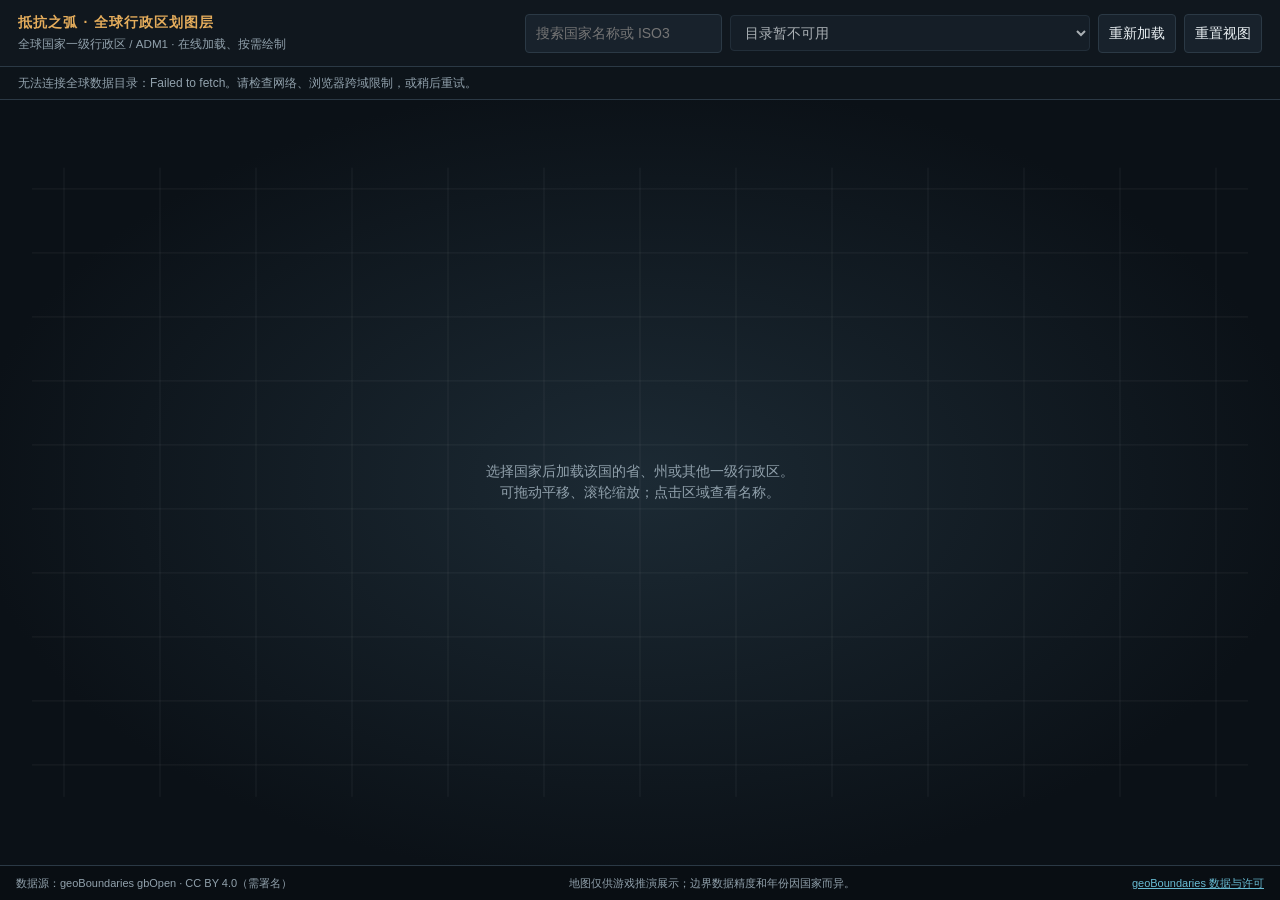
<file: global-provinces.html>
<!doctype html>
<html lang="zh-CN">
<head>
<meta charset="utf-8"><meta name="viewport" content="width=device-width,initial-scale=1">
<title>抵抗之弧 · 全球行政区划图层</title>
<style>
:root{color-scheme:dark;--bg:#090e13;--panel:#121a22;--line:#2b3945;--text:#eaf0f3;--muted:#91a1ac;--amber:#e5ad5c;--cyan:#68bbd3}*{box-sizing:border-box}body{margin:0;background:var(--bg);color:var(--text);font:14px/1.5 "Microsoft YaHei UI",sans-serif;min-height:100vh;display:flex;flex-direction:column}.top{display:flex;align-items:center;gap:12px;padding:12px 18px;background:#10171e;border-bottom:1px solid var(--line);flex-wrap:wrap}.top b{color:var(--amber);letter-spacing:.08em}.top small{color:var(--muted)}.toolbar{display:flex;gap:8px;align-items:center;margin-left:auto;flex-wrap:wrap}select,input,button{font:inherit;color:var(--text);background:#18222c;border:1px solid var(--line);border-radius:4px;padding:8px 10px}select{min-width:min(360px,70vw)}button{cursor:pointer}button:hover{border-color:var(--amber);color:var(--amber)}.status{padding:7px 18px;background:#0d141a;color:var(--muted);font-size:12px;border-bottom:1px solid var(--line)}.mapbox{position:relative;flex:1;min-height:65vh;overflow:hidden;background:radial-gradient(ellipse,#1c2a34,#0b1117 74%)}svg{width:100%;height:100%;position:absolute;inset:0;touch-action:none;cursor:grab}svg.drag{cursor:grabbing}.graticule{stroke:#ffffff17;stroke-width:.7;fill:none;vector-effect:non-scaling-stroke}.province{fill:#738a82;stroke:#18232a;stroke-width:.75;vector-effect:non-scaling-stroke;cursor:pointer;transition:fill .1s}.province:nth-child(3n){fill:#8c967f}.province:nth-child(4n){fill:#728c98}.province:hover{fill:#e2ae61;stroke:#fff;stroke-width:1.2}.tip{position:absolute;display:none;pointer-events:none;background:#0b1118ed;border:1px solid #53616c;border-left:3px solid var(--amber);padding:7px 10px;font-size:12px;z-index:2;max-width:260px;box-shadow:0 6px 20px #0008}.tip b{display:block;color:var(--amber)}.tip span{color:var(--muted)}.foot{padding:9px 16px;color:var(--muted);font-size:11px;border-top:1px solid var(--line);display:flex;justify-content:space-between;gap:12px;flex-wrap:wrap}.foot a{color:var(--cyan)}.empty{position:absolute;inset:0;display:grid;place-items:center;text-align:center;padding:24px;color:var(--muted);pointer-events:none}.count{color:var(--amber)}@media(max-width:600px){.top{padding:10px}.toolbar{margin-left:0;width:100%}select{flex:1;min-width:0}.mapbox{min-height:68vh}}
</style>
</head>
<body>
<header class="top"><div><b>抵抗之弧 · 全球行政区划图层</b><br><small>全球国家一级行政区 / ADM1 · 在线加载、按需绘制</small></div><div class="toolbar"><input id="search" type="search" placeholder="搜索国家名称或 ISO3" aria-label="搜索国家"><select id="country" aria-label="选择国家" disabled><option>正在加载国家目录…</option></select><button id="reload" type="button">重新加载</button><button id="reset" type="button">重置视图</button></div></header>
<div class="status" id="status" role="status" aria-live="polite">正在连接 geoBoundaries 全球行政区划目录…</div>
<main class="mapbox" id="mapbox"><div class="empty" id="empty">选择国家后加载该国的省、州或其他一级行政区。<br>可拖动平移、滚轮缩放；点击区域查看名称。</div><div class="tip" id="tip"></div><svg id="map" viewBox="0 0 1200 650" aria-label="国家一级行政区地图"><g id="viewport"><g id="grid"></g><g id="features"></g></g></svg></main>
<footer class="foot"><span id="count">数据源：geoBoundaries gbOpen · CC BY 4.0（需署名）</span><span>地图仅供游戏推演展示；边界数据精度和年份因国家而异。</span><span><a href="https://www.geoboundaries.org/" target="_blank" rel="noopener">geoBoundaries 数据与许可</a></span></footer>
<script>
(()=>{'use strict';
const API='https://www.geoboundaries.org/api/current/gbOpen/ALL/ADM1/';
const $=id=>document.getElementById(id),status=$('status'),countrySelect=$('country'),search=$('search'),svg=$('map'),viewport=$('viewport'),featureGroup=$('features'),grid=$('grid'),tip=$('tip');
let catalog=[],activeFeatures=[],bounds=null,view={x:0,y:0,k:1},drag=null;
const esc=s=>String(s??'').replace(/[&<>"']/g,c=>({'&':'&amp;','<':'&lt;','>':'&gt;','"':'&quot;',"'":'&#39;'}[c]));
function setStatus(text){status.textContent=text}
function recordsFrom(data){if(Array.isArray(data))return data;if(data&&Array.isArray(data.data))return data.data;if(data&&Array.isArray(data.boundaries))return data.boundaries;return []}
async function loadCatalog(){setStatus('正在获取全球 ADM1 国家目录…');countrySelect.disabled=true;try{const r=await fetch(API,{headers:{Accept:'application/json'}});if(!r.ok)throw Error('目录请求失败（HTTP '+r.status+'）');const records=recordsFrom(await r.json()).filter(x=>x&&x.ISO&&x.gjDownloadURL);if(!records.length)throw Error('服务未返回可用的 GeoJSON 元数据');catalog=records.sort((a,b)=>String(a.boundaryName||a.name||a.ISO).localeCompare(String(b.boundaryName||b.name||b.ISO),'zh'));fillOptions();countrySelect.disabled=false;setStatus(`目录已就绪：${catalog.length} 个国家/地区可选。选择国家以加载一级行政区。`)}catch(e){setStatus('无法连接全球数据目录：'+e.message+'。请检查网络、浏览器跨域限制，或稍后重试。');countrySelect.innerHTML='<option value="">目录暂不可用</option>'}}
function label(c){return `${c.boundaryName||c.name||c.ISO} · ${c.ISO}`}
function fillOptions(filter=''){let current=countrySelect.value;let q=filter.trim().toLocaleLowerCase();let rows=catalog.filter(c=>!q||`${c.boundaryName||c.name||''} ${c.ISO}`.toLocaleLowerCase().includes(q));countrySelect.innerHTML='<option value="">选择国家 / 地区…</option>'+rows.map(c=>`<option value="${esc(c.ISO)}">${esc(label(c))}</option>`).join('');if(current&&rows.some(c=>c.ISO===current))countrySelect.value=current}
search.addEventListener('input',()=>fillOptions(search.value));
countrySelect.addEventListener('change',()=>{let rec=catalog.find(c=>c.ISO===countrySelect.value);if(rec)loadCountry(rec)});
function geoBounds(geo){let minX=Infinity,minY=Infinity,maxX=-Infinity,maxY=-Infinity;function coords(c){if(!Array.isArray(c))return;if(typeof c[0]==='number'&&typeof c[1]==='number'){minX=Math.min(minX,c[0]);maxX=Math.max(maxX,c[0]);minY=Math.min(minY,c[1]);maxY=Math.max(maxY,c[1]);return}for(const v of c)coords(v)}for(const f of geo.features||[])coords(f.geometry?.coordinates);if(!Number.isFinite(minX))throw Error('GeoJSON 中没有有效坐标');return{minX,minY,maxX,maxY}}
function pathForGeometry(g,b){if(!g)return'';let out='';const pt=([lon,lat])=>{let w=1080,h=550,pad=30,dx=b.maxX-b.minX||1,dy=b.maxY-b.minY||1,scale=Math.min((w-2*pad)/dx,(h-2*pad)/dy),offsetX=(w-dx*scale)/2,offsetY=(h-dy*scale)/2;return [60+offsetX+(lon-b.minX)*scale,50+offsetY+(b.maxY-lat)*scale]};function ring(a){if(!a?.length)return'';let p=a.map(pt);return 'M'+p.map(v=>v[0].toFixed(2)+','+v[1].toFixed(2)).join('L')+'Z'}function polygon(poly){return(poly||[]).map(ring).join('')}if(g.type==='Polygon')out=polygon(g.coordinates);else if(g.type==='MultiPolygon')out=g.coordinates.map(polygon).join('');return out}
function drawGrid(){let s='';for(let x=60;x<=1140;x+=90)s+=`<path class="graticule" d="M${x} 30V620"/>`;for(let y=50;y<=620;y+=60)s+=`<path class="graticule" d="M30 ${y}H1170"/>`;grid.innerHTML=s}
function applyView(){viewport.setAttribute('transform',`translate(${view.x} ${view.y}) scale(${view.k})`)}
function resetView(){view={x:0,y:0,k:1};applyView()}
$('reset').addEventListener('click',resetView);
async function loadCountry(meta){featureGroup.replaceChildren();activeFeatures=[];bounds=null;resetView();$('empty').style.display='grid';$('count').textContent='正在载入 '+label(meta)+'…';setStatus('正在下载 '+label(meta)+' 的边界 GeoJSON…');try{const r=await fetch(meta.gjDownloadURL,{headers:{Accept:'application/geo+json,application/json'}});if(!r.ok)throw Error('边界下载失败（HTTP '+r.status+'）');const geo=await r.json();if(!Array.isArray(geo.features))throw Error('下载内容不是有效 GeoJSON FeatureCollection');bounds=geoBounds(geo);activeFeatures=geo.features;const frag=document.createDocumentFragment();for(let i=0;i<geo.features.length;i++){const f=geo.features[i],p=document.createElementNS('http://www.w3.org/2000/svg','path');p.setAttribute('d',pathForGeometry(f.geometry,bounds));p.setAttribute('class','province');p.dataset.index=i;const prop=f.properties||{},name=prop.shapeName||prop.name||prop.NAME_1||prop.NAME||`行政区 ${i+1}`;p.setAttribute('aria-label',name);p.addEventListener('pointermove',ev=>showTip(ev,name,meta));p.addEventListener('pointerleave',()=>tip.style.display='none');p.addEventListener('click',()=>setStatus(`${meta.boundaryName||meta.name||meta.ISO} / ${name}`));frag.appendChild(p)}featureGroup.appendChild(frag);$('empty').style.display='none';$('count').innerHTML=`<span class="count">${geo.features.length}</span> 个一级行政区 · ${esc(meta.boundaryName||meta.name||meta.ISO)} · ${esc(meta.boundaryYear||meta.year||'年份未标注')}`;setStatus(`已加载 ${label(meta)}；点击各区查看名称。`)}catch(e){$('count').textContent='全球 ADM1 · 数据加载失败';setStatus('无法加载该国边界：'+e.message+'。可换一个国家，或检查数据源是否可访问。');$('empty').style.display='grid';$('empty').innerHTML='该国行政区数据暂不可用。<br>可选择其他国家，或点击“重新加载”重试。'}}
function showTip(ev,name,meta){let box=$('mapbox').getBoundingClientRect();tip.innerHTML=`<b>${esc(name)}</b><span>${esc(meta.boundaryName||meta.name||meta.ISO)} · ADM1</span>`;tip.style.display='block';tip.style.left=Math.min(ev.clientX-box.left+12,box.width-260)+'px';tip.style.top=Math.min(ev.clientY-box.top+12,box.height-70)+'px'}
svg.addEventListener('wheel',e=>{e.preventDefault();const factor=e.deltaY<0?1.12:.89;const rect=svg.getBoundingClientRect(),px=(e.clientX-rect.left)*1200/rect.width,py=(e.clientY-rect.top)*650/rect.height;let k=Math.max(.65,Math.min(14,view.k*factor));view.x=px-(px-view.x)*k/view.k;view.y=py-(py-view.y)*k/view.k;view.k=k;applyView()},{passive:false});
svg.addEventListener('pointerdown',e=>{if(e.target.closest('.province'))return;drag={x:e.clientX,y:e.clientY,ox:view.x,oy:view.y};svg.classList.add('drag');svg.setPointerCapture(e.pointerId)});svg.addEventListener('pointermove',e=>{if(!drag)return;const rect=svg.getBoundingClientRect();view.x=drag.ox+(e.clientX-drag.x)*1200/rect.width;view.y=drag.oy+(e.clientY-drag.y)*650/rect.height;applyView()});function stop(){drag=null;svg.classList.remove('drag')}svg.addEventListener('pointerup',stop);svg.addEventListener('pointercancel',stop);
$('reload').addEventListener('click',loadCatalog);drawGrid();loadCatalog();
})();
</script>
</body>
</html>
</file>
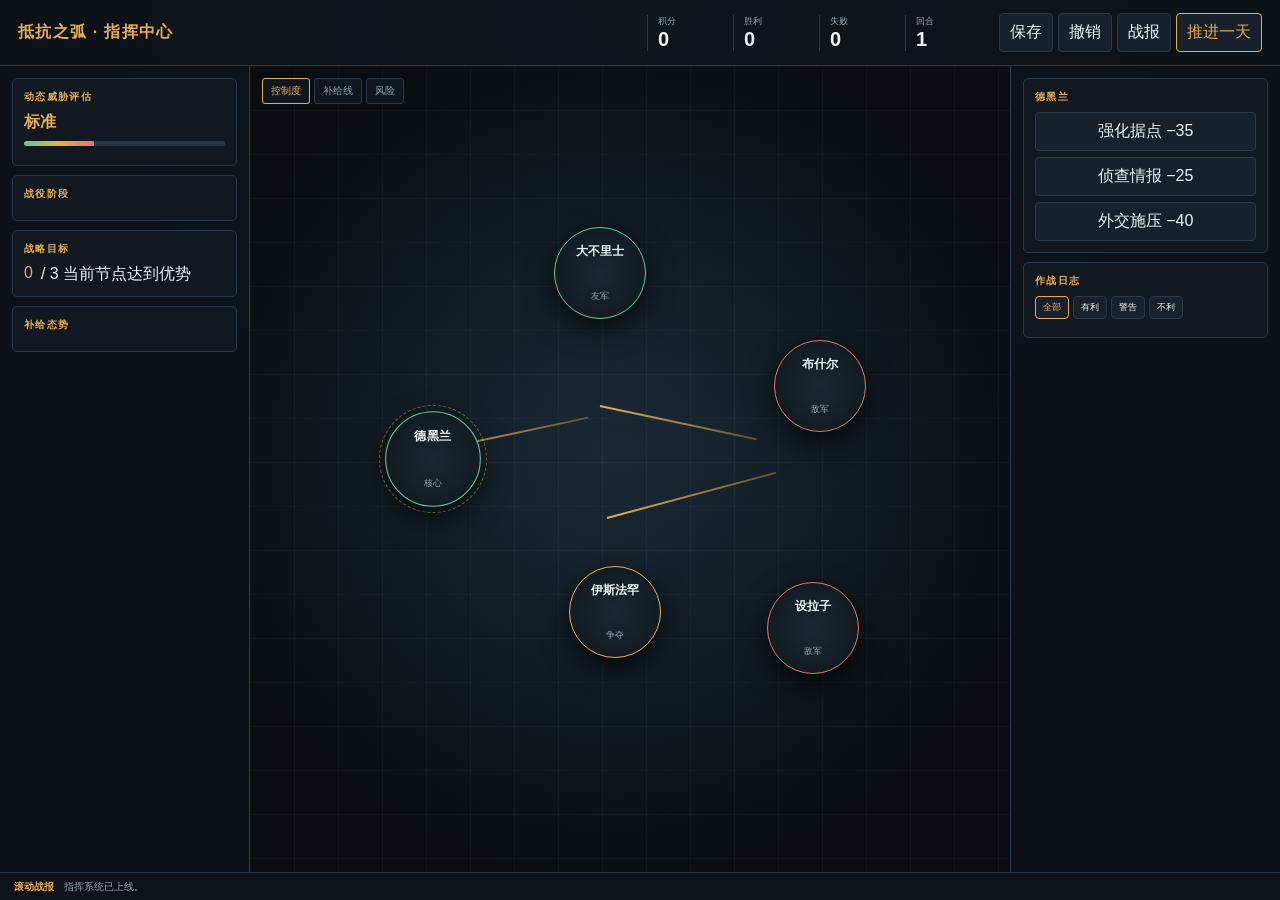
<file: v2.html>
<!doctype html>
<html lang="zh-CN">
<head>
<meta charset="utf-8"><meta name="viewport" content="width=device-width,initial-scale=1">
<title>抵抗之弧 · 战略指挥中心</title>
<style>
:root{--bg:#090d11;--panel:#111820;--panel2:#18212b;--line:#293746;--text:#edf2f5;--muted:#93a2ae;--amber:#e7ad55;--green:#64c89a;--red:#df746b;--cyan:#67b9d2}*{box-sizing:border-box}body{margin:0;background:radial-gradient(circle at 50% 0,#182431,#090d11 58%);color:var(--text);font-family:"Microsoft YaHei UI",sans-serif;overflow:hidden}button,input{font:inherit}button{cursor:pointer}.app{height:100vh;display:grid;grid-template-rows:66px 1fr 28px}.top{display:flex;align-items:center;gap:18px;padding:0 18px;border-bottom:1px solid var(--line);background:#0d1319dd}.brand{min-width:250px}.brand b{color:var(--amber);letter-spacing:.08em}.brand small{color:var(--muted)}.stats{display:flex;gap:10px;margin-left:auto}.stat{min-width:76px;border-left:1px solid var(--line);padding-left:10px}.stat span{display:block;color:var(--muted);font-size:9px}.stat b{font-size:20px}.actions{display:flex;gap:5px}.actions button,.cmd,.modal button,.filter{border:1px solid var(--line);background:var(--panel2);color:var(--text);border-radius:4px;padding:8px 10px}.actions button:hover,.cmd:hover,.modal button:hover,.filter:hover{border-color:var(--amber);color:var(--amber)}.primary{border-color:var(--amber)!important;color:var(--amber)!important}.stage{min-height:0;display:grid;grid-template-columns:250px 1fr 270px}.rail,.lograil{min-height:0;overflow:auto;padding:12px;background:#0d1319cc}.rail{border-right:1px solid var(--line)}.lograil{border-left:1px solid var(--line)}.panel{background:var(--panel);border:1px solid var(--line);border-radius:5px;padding:11px;margin-bottom:9px}.panel h3{margin:0 0 8px;font-size:10px;color:var(--amber);letter-spacing:.13em}.pressure{height:5px;background:#263340;border-radius:4px;margin:8px 0;overflow:hidden}.pressure i{display:block;height:100%;background:linear-gradient(90deg,var(--green),var(--amber),var(--red));transition:.5s}.map{position:relative;overflow:hidden}.map:before{content:"";position:absolute;inset:0;background-image:linear-gradient(#ffffff08 1px,transparent 1px),linear-gradient(90deg,#ffffff08 1px,transparent 1px),radial-gradient(circle at 48% 48%,#1a2935,#090d11 75%);background-size:44px 44px,44px 44px,100% 100%}.map-toolbar{position:absolute;z-index:5;left:12px;top:12px;display:flex;gap:4px}.chip{border:1px solid var(--line);background:#111820d9;color:var(--muted);border-radius:3px;padding:5px 8px;font-size:10px}.chip.on{border-color:var(--amber);color:var(--amber)}.node{position:absolute;z-index:3;width:92px;height:92px;border:1px solid #4b5b68;border-radius:50%;display:grid;place-items:center;text-align:center;background:radial-gradient(circle,#1a2630,#10171d);box-shadow:0 10px 28px #000a;transition:.25s}.node:hover,.node.selected{border-color:var(--amber);transform:scale(1.04)}.node.own{border-color:var(--green)}.node.enemy{border-color:var(--red)}.node.contested{border-color:var(--amber)}.node b{display:block;font-size:12px}.node i{display:block;font-style:normal;color:var(--muted);font-size:9px}.ring{position:absolute;inset:-7px;border:1px dashed var(--amber);border-radius:50%;opacity:.45}.arc{position:absolute;z-index:1;height:2px;background:linear-gradient(90deg,var(--amber),#e7ad5555);transform-origin:left center}.map-tip{position:absolute;z-index:8;display:none;pointer-events:none;border-left:2px solid var(--amber);background:#0d1319ef;padding:7px 9px;font-size:10px}.meter{height:4px;background:#263340;border-radius:3px;overflow:hidden;margin:5px 0}.meter i{display:block;height:100%;transition:.4s}.objective{display:flex;gap:8px}.objective i{font-style:normal;color:var(--amber)}.logline{border-bottom:1px solid #ffffff09;padding:7px 2px 7px 9px;font-size:11px;color:#bdc8ce;line-height:1.55;border-left:2px solid transparent}.logline.good{border-left-color:var(--green);color:#afd4bf}.logline.bad{border-left-color:var(--red);color:#ddb0ab}.logline.warn{border-left-color:var(--amber);color:#dfc58e}.logline time{display:block;color:var(--muted);font-size:9px}.news{display:flex;align-items:center;gap:10px;padding:0 14px;border-top:1px solid var(--line);background:#0d1319;overflow:hidden;white-space:nowrap;color:var(--muted);font-size:10px}.news b{color:var(--amber)}.modalmask{position:fixed;z-index:50;inset:0;background:#050709cc;display:none;align-items:center;justify-content:center}.modalmask.show{display:flex}.modal{width:min(480px,calc(100% - 30px));border:1px solid var(--amber);border-top:3px solid var(--amber);background:var(--panel);padding:20px;border-radius:5px}.modal h2{margin:0 0 8px}.modal p{color:#bbc7ce;line-height:1.7}.choices{display:grid;gap:7px}.choices button{text-align:left}.toast{position:fixed;z-index:60;bottom:45px;left:50%;transform:translate(-50%,20px);border:1px solid var(--amber);background:#171f27;padding:9px 14px;border-radius:4px;opacity:0;transition:.25s}.toast.show{opacity:1;transform:translate(-50%,0)}.filters{display:flex;gap:4px;margin-bottom:7px}.filter{padding:4px 7px;font-size:9px}.filter.on{border-color:var(--amber);color:var(--amber)}.progress{display:grid;grid-template-columns:repeat(4,1fr);gap:4px}.progress i{height:5px;background:#263340;border-radius:2px}.progress i.on{background:var(--amber)}@media(max-width:980px){.stage{grid-template-columns:1fr 220px}.rail{display:none}.brand{min-width:180px}.stats .stat:nth-child(n+3){display:none}}@media(max-width:680px){body{overflow:auto}.app{height:auto;min-height:100vh}.top{height:auto;min-height:66px;flex-wrap:wrap;padding:8px}.brand{min-width:150px}.stats{margin-left:0}.stage{height:620px;grid-template-columns:1fr}.lograil{display:none}.node{width:76px;height:76px}.actions button:nth-child(-n+2){display:none}.news{height:28px}}
</style>
</head>
<body>
<div class="app"><header class="top"><div class="brand"><b>抵抗之弧 · 指挥中心</b><br><small id="date"></small></div><div class="stats"><div class="stat"><span>积分</span><b id="points">0</b></div><div class="stat"><span>胜利</span><b id="victory">0</b></div><div class="stat"><span>失败</span><b id="failure">0</b></div><div class="stat"><span>回合</span><b id="turn">1</b></div></div><div class="actions"><button onclick="saveGame()">保存</button><button onclick="undo()" id="undoBtn">撤销</button><button onclick="exportSave()">战报</button><button class="primary" onclick="advanceDay()">推进一天</button></div></header>
<div class="stage"><aside class="rail"><div class="panel"><h3>动态威胁评估</h3><b id="difficulty" style="color:var(--amber)">标准</b><div class="pressure"><i id="pressure" style="width:35%"></i></div><small id="reason" style="color:var(--muted)"></small></div><div class="panel"><h3>战役阶段</h3><div class="progress" id="phases"></div><small id="phaseText" style="color:var(--muted)"></small></div><div class="panel"><h3>战略目标</h3><div class="objective"><i id="objectiveProgress">0</i><span>/ 3 当前节点达到优势</span></div></div><div class="panel"><h3>补给态势</h3><div id="resourceInfo"></div></div></aside>
<main class="map" id="map"><div class="map-toolbar"><button class="chip on" data-view="control" onclick="setView(this)">控制度</button><button class="chip" data-view="supply" onclick="setView(this)">补给线</button><button class="chip" data-view="risk" onclick="setView(this)">风险</button></div><div class="map-tip" id="mapTip"></div>
<div class="arc" style="left:22%;top:48%;width:23%;transform:rotate(-12deg)"></div><div class="arc" style="left:46%;top:42%;width:21%;transform:rotate(12deg)"></div><div class="arc" style="left:47%;top:56%;width:23%;transform:rotate(-15deg)"></div>
<div class="node own selected" data-id="tehran" style="left:18%;top:43%"><div class="ring"></div><b>德黑兰</b><i>核心</i></div><div class="node own" data-id="tabriz" style="left:40%;top:20%"><b>大不里士</b><i>友军</i></div><div class="node contested" data-id="isfahan" style="left:42%;top:62%"><b>伊斯法罕</b><i>争夺</i></div><div class="node enemy" data-id="shiraz" style="left:68%;top:64%"><b>设拉子</b><i>敌军</i></div><div class="node enemy" data-id="bushehr" style="left:69%;top:34%"><b>布什尔</b><i>敌军</i></div></main>
<aside class="lograil"><div class="panel"><h3 id="selectedName">德黑兰</h3><div id="selectedInfo"></div><div style="display:grid;gap:6px;margin-top:8px"><button class="cmd" onclick="action('reinforce')">强化据点 −35</button><button class="cmd" onclick="action('intel')">侦查情报 −25</button><button class="cmd" onclick="action('diplomacy')">外交施压 −40</button></div></div><div class="panel"><h3>作战日志</h3><div class="filters"><button class="filter on" onclick="filterLog(this,'all')">全部</button><button class="filter" onclick="filterLog(this,'good')">有利</button><button class="filter" onclick="filterLog(this,'warn')">警告</button><button class="filter" onclick="filterLog(this,'bad')">不利</button></div><div id="log"></div></div></aside></div><footer class="news"><b>滚动战报</b><span id="ticker">指挥系统已上线。</span></footer></div>
<div class="modalmask" id="eventMask"><div class="modal"><small id="eventTag" style="color:var(--amber)"></small><h2 id="eventTitle"></h2><p id="eventDesc"></p><div class="choices" id="eventChoices"></div></div></div><div class="modalmask" id="endingMask"><div class="modal"><small style="color:var(--amber)">战局结算</small><h2 id="endingTitle"></h2><p id="endingDesc"></p><div class="choices"><button onclick="restart()">重新开始</button><button onclick="exportSave()">导出战报</button></div></div></div><div class="toast" id="toast"></div>
<script>
const nodes={tehran:{name:'德黑兰',side:'own',control:82,stability:76,supply:88,terrain:'城市'},tabriz:{name:'大不里士',side:'own',control:64,stability:58,supply:72,terrain:'山地'},isfahan:{name:'伊斯法罕',side:'contested',control:48,stability:44,supply:55,terrain:'平原'},shiraz:{name:'设拉子',side:'enemy',control:76,stability:69,supply:63,terrain:'沙漠'},bushehr:{name:'布什尔',side:'enemy',control:71,stability:61,supply:67,terrain:'港口'}};
const fresh=()=>({day:1,points:360,victory:12,failure:8,selected:'tehran',seed:Date.now()%100000,log:[{text:'指挥系统上线，局势评估开始运行。',type:'',day:1}],history:[],snapshots:[],phase:0,aiStyle:'稳健型',ended:false,acted:0});
let s=load(),activeFilter='all',view='control';function load(){try{return JSON.parse(localStorage.getItem('svvip-v2-save'))||fresh()}catch(e){return fresh()}}function $(id){return document.getElementById(id)}
function clone(o=){return JSON.parse(JSON.stringify(o))} // cloned state helper
function snapshot(){s.history=s.history||[];s.history.push(clone(s));if(s.history.length>20)s.history.shift()}
function undo(){if(!s.history?.length)return toast('没有可撤销的行动');s=s.history.pop();render();toast('已撤销上一行动')}
function date(){let d=new Date(2000,0,s.day);return d.getFullYear()+'.'+String(d.getMonth()+1).padStart(2,'0')+'.'+String(d.getDate()).padStart(2,'0')}
function rnd(){s.seed=(s.seed*48271)%2147483647;return s.seed/2147483647}
function add(text,type=''){s.log.push({text,type,day:s.day});if(s.log.length>150)s.log.shift();$('ticker').textContent=text}
function assess(){let n=nodes[s.selected];let pressure=Math.max(0,Math.min(100,s.failure*1.7+(100-n.control)*.45+(100-n.stability)*.35-s.victory*.35+(s.points<100?12:0)+(s.phase*4)));let level='轻松',reason='局势顺于目标，资源仍可维持。';if(pressure>62){level='地狱';reason='敌军压力、补给缺口与失败分形成叠加。'}else if(pressure>48){level='困难';reason='敌势与资源压力正在同步上升。'}else if(pressure>30){level='标准';reason='局势尚可控，关键节点仍需持续投入。'}$('pressure').style.width=pressure+'%';$('difficulty').textContent=level+' · '+s.aiStyle;$('reason').textContent=reason}
function render(){document.querySelectorAll('.node').forEach(el=>el.classList.toggle('selected',el.dataset.id===s.selected));$('date').textContent=date();$('points').textContent=s.points;$('victory').textContent=s.victory;$('failure').textContent=s.failure;$('turn').textContent=s.day;let n=nodes[s.selected];$('selectedName').textContent=n.name;$('selectedInfo').innerHTML=`控制度 ${n.control}%<div class="meter"><i style="width:${n.control}%;background:${n.control>65?'var(--green)':'var(--amber)'}"></i></div>稳定度 ${n.stability}%<div class="meter"><i style="width:${n.stability}%;background:${n.stability>65?'var(--cyan)':'var(--amber)'}"></i></div>补给 ${n.supply}% · 地形：${n.terrain}`;$('resourceInfo').innerHTML=`积分储备：${s.points}<br>补给缺口：${Math.max(0,60-Math.round(Object.values(nodes).reduce((a,n)=>a+n.supply,0)/5))}<br>优势节点：${Object.values(nodes).filter(n=>n.control>=65).length}`;$('objectiveProgress').textContent=Object.values(nodes).filter(n=>n.side==='own'&&n.control>=65).length;assess();renderPhases();renderLog();$('undoBtn').disabled=!s.history?.length}
function renderPhases(){let names=['侦查阶段','前沿争夺','城市作战','决战阶段'],p=s.phase||0;$('phases').innerHTML=names.map((_,i)=>'<i class="'+(i<=p?'on':'')+'" title="'+names[i]+'"></i>').join('');$('phaseText').textContent=names[p]+' · '+(p===3?'进入终局决战':'稳步推进战役')}
function renderLog(){let rows=s.log.slice().reverse().filter(x=>activeFilter==='all'||x.type===activeFilter);$('log').innerHTML=rows.slice(0,60).map(x=>`<div class="logline ${x.type}"><time>${dateFromTurn(x.day)}</time>${x.text}</div>`).join('')}
function dateFromTurn(t){let d=new Date(2000,0,t);return d.getFullYear()+'.'+String(d.getMonth()+1).padStart(2,'0')+'.'+String(d.getDate()).padStart(2,'0')}
function filterLog(el,type){document.querySelectorAll('.filter').forEach(x=>x.classList.remove('on'));el.classList.add('on');activeFilter=type;renderLog()}
document.querySelectorAll('.node').forEach(el=>el.onclick=()=>{s.selected=el.dataset.id;render()});
function action(type){snapshot();let n=nodes[s.selected],cost={reinforce:35,intel:25,diplomacy:40}[type];if(s.points<cost){s.history.pop();toast('积分不足，行动未能执行');return}s.points-=cost;s.acted++;if(type==='reinforce'){n.control=Math.min(100,n.control+7);n.stability=Math.min(100,n.stability+5);n.supply=Math.min(100,n.supply+4);s.victory+=1;add(n.name+'完成强化，控制度提升至 '+n.control+'%。','good')}if(type==='intel'){n.stability=Math.max(0,n.stability-2);n.supply=Math.min(100,n.supply+2);s.victory+=2;add('侦查确认'+n.name+'稳定度为 '+n.stability+'%，情报已录入。','good')}if(type==='diplomacy'){n.control=Math.min(100,n.control+3);n.stability=Math.min(100,n.stability+7);s.failure=Math.max(0,s.failure-1);s.victory+=1;add('向'+n.name+'施加外交压力，局势风险下降。','good')}render()}
function advanceDay(){snapshot();s.day++;let income=18+Math.round(Object.values(nodes).filter(n=>n.side==='own').reduce((a,n)=>a+n.control*n.supply/100,0)/8);s.points+=income;aiTurn();Object.values(nodes).forEach(n=>{n.supply=Math.max(20,Math.min(100,n.supply+(n.side==='own'?rnd()*4-1:rnd()*3-1)));n.control=Math.max(20,Math.min(100,n.control+(n.side==='contested'?(rnd()<.5?1:-1):(rnd()<.34?(n.side==='own'?1:-1):0)))});let advantage=Object.values(nodes).filter(n=>n.side==='own'&&n.control>=65).length;if(advantage>=3)s.victory++;else s.failure++;updatePhase();add('日结算完成：补给收入 '+income+'，全局优势节点 '+advantage+'。',advantage>=3?'good':'warn');if(s.day%9===0)randomEvent();checkEnd();render()} 
function aiTurn(){let enemy=Object.values(nodes).filter(n=>n.side==='enemy'),target=Object.values(nodes).filter(n=>n.side==='own'||n.side==='contested').sort((a,b)=>a.control-b.control)[0];if(s.aiStyle==='进攻型'||s.victory<24){target.control=Math.max(18,target.control+(rnd()<.68?-2:-1));enemy.forEach(n=>n.control=Math.min(100,n.control+(rnd()<.55?1:0)));add('敌方进攻型AI集中兵力逼向薄弱节点'+target.name+'。','bad')}else if(s.aiStyle==='稳健型'||s.phase<2){target.control=Math.max(18,target.control+(rnd()<.45?-1:0));add('敌方稳健型AI巩固补给线并保持压力。','warn')}else{target.control=Math.max(18,target.control+(rnd()<.75?-2:-1));add('敌方诡计型AI制造假象并进行侧翼试探。','bad');if(rnd()<.25)s.points=Math.max(0,s.points-12)}}
function updatePhase(){if(s.day>150)s.phase=3;else if(s.day>90)s.phase=2;else if(s.day>35)s.phase=1;if(s.phase===1&&s.aiStyle==='稳健型'&&rnd()<.25)s.aiStyle='进攻型';if(s.phase===2&&rnd()<.2)s.aiStyle='诡计型'}
function randomEvent(){let r=rnd(),title,desc,choices;if(r<.33){title='边境风暴';desc='强降雨切断了前线补给，指挥部必须决定优先保障哪条战线。';choices=[['紧急抢修补给线',()=>{Object.values(nodes).forEach(n=>n.supply=Math.min(100,n.supply+5));s.points-=20;add('抢修补给线成功，物流恢复。','good')}],['保持兵力状态',()=>{Object.values(nodes).forEach(n=>n.supply=Math.max(20,n.supply-4));add('补给优先级未调整，战区承受损失。','bad')}]]}else if(r<.66){title='地方势力接触';desc='一支地方组织提出合作，但要求公开承诺并承担政治风险。';choices=[['秘密接触',()=>{s.points+=45;s.failure+=2;add('秘密接触成功获得资源，失败风险微升。','warn')}],['公开合作',()=>{s.victory+=3;s.failure=Math.max(0,s.failure-1);nodes.tehran.stability+=6;add('公开合作改善了首都稳定度。','good')}]]}else{title='敌方指挥体系波动';desc='侦察显示敌方指挥链出现短暂异常，是进攻还是保存实力？';choices=[['集中行动',()=>{nodes.isfahan.control+=9;s.points-=30;s.victory+=3;add('集中行动取得局部突破。','good')}],['继续侦查',()=>{s.points+=10;add('继续侦查，获得额外情报资源。','good')}]]}showEvent(title,desc,choices)}
function showEvent(title,desc,choices){$('eventTag').textContent='突发事件 · 需要决策';$('eventTitle').textContent=title;$('eventDesc').textContent=desc;$('eventChoices').innerHTML=choices.map((x,i)=>`<button onclick="eventChoice(${i})">${x[0]}</button>`).join('');window._eventChoices=choices;$('eventMask').classList.add('show')}
function eventChoice(i){$('eventMask').classList.remove('show');snapshot();window._eventChoices[i][1]();window._eventChoices=null;render()}
function checkEnd(){if(s.victory>=80&&Object.values(nodes).filter(n=>n.side==='own'&&n.control>=65).length>=3){ending(true,'获得长期战略优势','胜利分达到目标，并且至少三个友军核心节点保持优势。');return true}if(s.failure>=92||Object.values(nodes).every(n=>n.control<35)){ending(false,'战局失去持续能力','失败分或关键控制度已不可逆地失衡。');return true}return false}
function ending(win,title,desc){s.ended=true;add(win?'战略目标达成，战局胜利。':'战局进入终局，指挥系统停止推进。',win?'good':'bad');$('endingTitle').textContent=title;$('endingDesc').textContent=desc+'\n胜利分 '+s.victory+' · 失败分 '+s.failure+' · 推进 '+s.day+' 天 · 行动 '+s.acted+' 次。';$('endingMask').classList.add('show')}
function restart(){localStorage.removeItem('svvip-v2-save');s=fresh();resetNodes();$('endingMask').classList.remove('show');render()}
function resetNodes(){Object.assign(nodes.tehran,{control:82,stability:76,supply:88});Object.assign(nodes.tabriz,{control:64,stability:58,supply:72});Object.assign(nodes.isfahan,{control:48,stability:44,supply:55});Object.assign(nodes.shiraz,{control:76,stability:69,supply:63});Object.assign(nodes.bushehr,{control:71,stability:61,supply:67})}
function saveGame(){localStorage.setItem('svvip-v2-save',JSON.stringify(s));add('战局已保存到本机。','good');render();toast('战局已保存')}
function exportSave(){saveGame();let data={version:'v2.1',date:date(),state:s,nodes,phases:['侦查阶段','前沿争夺','城市作战','决战阶段']};let blob=new Blob([JSON.stringify(data,null,2)],{type:'application/json'}),url=URL.createObjectURL(blob),a=document.createElement('a');a.href=url;a.download='抵抗之弧-战报-'+date()+'.json';a.click();URL.revokeObjectURL(url)}
function setView(el){document.querySelectorAll('.chip').forEach(x=>x.classList.remove('on'));el.classList.add('on');view=el.dataset.view;toast(view==='control'?'已切换为控制度视图':view==='supply'?'已切换为补给视图':'已切换为风险视图')}
function toast(text){$('toast').textContent=text;$('toast').classList.add('show');clearTimeout(window._toast);window._toast=setTimeout(()=>$('toast').classList.remove('show'),1800)}
document.addEventListener('keydown',e=>{if(e.target.matches('input,textarea'))return;if(e.key===' '||e.key==='Enter'){e.prevent.preventDefault?.();advanceDay()}if(e.key.toLower==='z'&&e.ctrlKey){e.preventDefault();undo()}if(e.key==='Escape')$('eventMask').classList.remove('show')});
render();
</script>
</body>
</html>
</file>
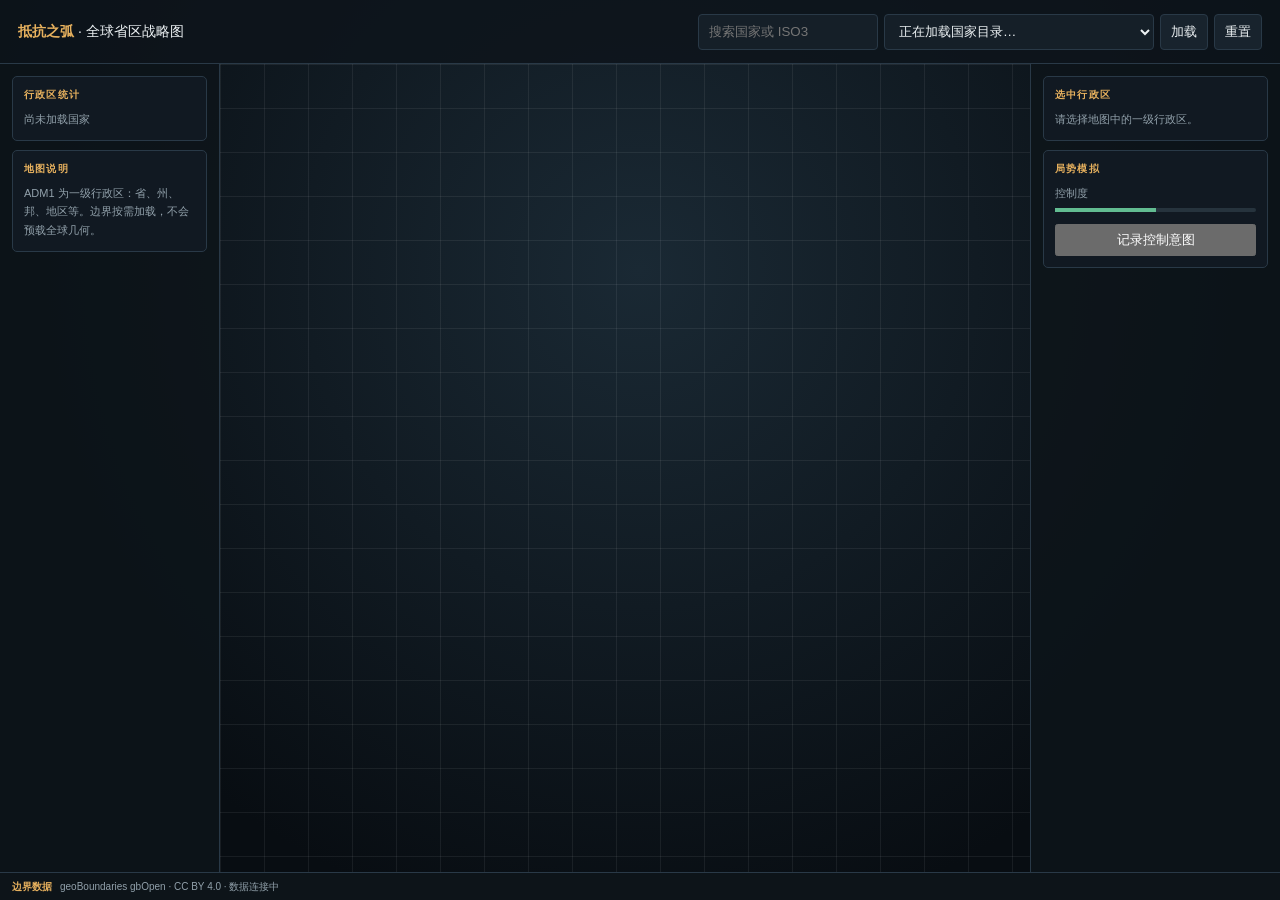
<file: world-strategy-map.html>
<!doctype html>
<html lang="zh-CN">
<head>
<meta charset="utf-8"><meta name="viewport" content="width=device-width,initial-scale=1">
<title>抵抗之弧 · 全球省区战略图</title>
<style>
:root{color-scheme:dark;--bg:#080d12;--panel:#111922;--line:#293947;--text:#edf2f4;--muted:#91a0aa;--amber:#e7b15e;--green:#62bc91;--red:#d66d65}*{box-sizing:border-box}body{margin:0;height:100vh;overflow:hidden;background:radial-gradient(circle at 50% 30%,#1a2934,#080d12 75%);color:var(--text);font:14px "Microsoft YaHei UI",sans-serif}.shell{height:100%;display:grid;grid-template-rows:64px 1fr 28px}.top{display:flex;align-items:center;gap:14px;padding:0 18px;border-bottom:1px solid var(--line);background:#0d141bdc}.brand b{color:var(--amber)}.search{margin-left:auto;display:flex;gap:6px}.search input,.search select{height:36px;border:1px solid var(--line);border-radius:4px;background:#151f28;color:var(--text);padding:0 10px}.search input{width:180px}.search select{width:270px}.top button,.panel button{height:36px;border:1px solid var(--line);background:#18232d;color:var(--text);border-radius:4px;padding:0 10px}.top button:hover,.panel button:hover{border-color:var(--amber);color:var(--amber)}.stage{min-height:0;display:grid;grid-template-columns:220px 1fr 250px}.rail,.detail{background:#0d1419cc;padding:12px;border-right:1px solid var(--line);overflow:auto}.detail{border-right:none;border-left:1px solid var(--line)}.box{border:1px solid var(--line);background:#111922;border-radius:5px;padding:11px;margin-bottom:9px}.box h3{margin:0 0 8px;font-size:10px;letter-spacing:.12em;color:var(--amber)}.map{position:relative;overflow:hidden}.map:before{content:"";position:absolute;inset:0;background-image:linear-gradient(#fff1 1px,transparent 1px),linear-gradient(90deg,#fff1 1px,transparent 1px);background-size:44px 44px}svg{position:absolute;width:100%;height:100%;inset:0;touch-action:none}.province{fill:#799084;stroke:#152129;stroke-width:.7;vector-effect:non-scaling-stroke;cursor:pointer}.province:nth-child(3n){fill:#718b99}.province:nth-child(5n){fill:#8c967c}.province:hover,.province.active{fill:#e4ad60;stroke:#fff;stroke-width:1.2}.graticule{fill:none;stroke:#fff1;stroke-width:.7}.tip{position:absolute;z-index:3;display:none;pointer-events:none;background:#0a1017;border-left:2px solid var(--amber);padding:7px 10px;font-size:11px}.status{color:var(--muted);font-size:11px;line-height:1.7}.meter{height:4px;background:#26333d;margin:6px 0;border-radius:3px}.meter i{display:block;height:100%;background:var(--green)}.news{display:flex;align-items:center;padding:0 12px;border-top:1px solid var(--line);background:#0d1419;font-size:10px;color:var(--muted)}.news b{color:var(--amber);margin-right:8px}@media(max-width:900px){.stage{grid-template-columns:1fr 220px}.rail{display:none}.search input{display:none}.search select{width:220px}}@media(max-width:650px){.stage{grid-template-columns:1fr}.detail{display:none}.search select{width:150px}.top{padding:0 8px}.brand span{display:none}}
</style>
</head>
<body>
<div class="shell"><header class="top"><div class="brand"><b>抵抗之弧</b> <span>· 全球省区战略图</span></div><div class="search"><input id="search" placeholder="搜索国家或 ISO3"><select id="country"><option>正在加载国家目录…</option></select><button id="load">加载</button><button id="reset">重置</button></div></header>
<div class="stage"><aside class="rail"><div class="box"><h3>行政区统计</h3><div id="stats" class="status">尚未加载国家</div></div><div class="box"><h3>地图说明</h3><div class="status">ADM1 为一级行政区：省、州、邦、地区等。边界按需加载，不会预载全球几何。</div></div></aside><main class="map" id="map"><svg id="svg" viewBox="0 0 1200 700" aria-label="全球国家一级行政区"><g id="viewport"><g id="grid"></g><g id="features"></g></g></svg><div class="tip" id="tip"></div></main><aside class="detail"><div class="box"><h3>选中行政区</h3><div id="detail" class="status">请选择地图中的一级行政区。</div></div><div class="box"><h3>局势模拟</h3><div class="status">控制度</div><div class="meter"><i id="controlBar" style="width:50%"></i></div><button id="capture" style="width:100%;height:32px;margin-top:6px">记录控制意图</button></div></aside></div><footer class="news"><b>边界数据</b><span id="news">geoBoundaries gbOpen · CC BY 4.0 · 数据连接中</span></footer></div>
<script>
(()=>{'use strict';const API='https://www.geoboundaries.org/api/current/gbOpen/ALL/ADM1/';const $=id=>document.getElementById(id),country=$('country'),search=$('search'),svg=$('svg'),viewport=$('viewport'),features=$('features'),grid=$('grid'),tip=$('tip');let catalog=[],bounds=null,view={x:0,y:0,k:1},drag=null,selected=null,meta=null;const esc=s=>String(s??'').replace(/[&<>"']/g,c=>({'&':'&amp;','<':'&lt;','>':'&gt;','"':'&quot;',"'":'&#39;'}[c]);
function gridDraw(){let s='';for(let x=50;x<1200;x+=100)s+=`<path class="graticule" d="M${x} 20V680"/>`;for(let y=50;y<700;y+=70)s+=`<path class="graticule" d="M20 ${y}H1180"/>`;grid.innerHTML=s}gridDraw();
async function catalogLoad(){try{const r=await fetch(API,{headers:{Accept:'application/json'}});if(!r.ok)throw Error('目录 HTTP '+r.status);let data=await r.json();let rows=Array.isArray(data)?data:(data.data||data.boundaries||[]);catalog=rows.filter(x=>x&&x.ISO&&(x.gjDownloadURL||x.simplifiedGeometryGeoJSON)).sort((a,b)=>String(a.boundaryName||a.name||a.ISO).localeCompare(String(b.boundaryName||b.name||b.ISO),'zh'));fill();$('news').textContent=`目录就绪：${catalog.length} 个国家或地区可选择 · geoBoundaries gbOpen`;}catch(e){country.innerHTML='<option>目录加载失败</option>';$('news').textContent='目录加载失败：'+e.message}}
function nameOf(x){return x.boundaryName||x.name||x.ISO}function fill(){const q=search.value.trim().toLowerCase();const rows=catalog.filter(x=>!q||`${nameOf(x)} ${x.ISO}`.toLowerCase().includes(q));country.innerHTML='<option value="">选择国家…</option>'+rows.map(x=>`<option value="${esc(x.ISO)}">${esc(nameOf(x))} · ${esc(x.ISO)}</option>`).join('')}search.addEventListener('input',fill);
function boundsFor(g){let minX=1e9,minY=1e9,maxX=-1e9,maxY=-1e9;function walk(c){if(!Array.isArray(c))return;if(typeof c[0]=='number'&&typeof c[1]=='number'){minX=Math.min(minX,c[0]);maxX=Math.max(maxX,c[0]);minY=Math.min(minY,c[1]);maxY=Math.max(maxY,c[1]);return}c.forEach(walk)}(g.features||[]).forEach(f=>walk(f.geometry?.coordinates));return{minX,minY,maxX,maxY}}
function path(g,b){const pt=([lon,lat])=>{const dx=b.maxX-b.minX||1,dy=b.maxY-b.minY||1,scale=Math.min(1080/dx,560/dy),ox=(1200-dx*scale)/2,oy=(700-dy*scale)/2;return[ox+(lon-b.minX)*scale,oy+(b.maxY-lat)*scale]},ring=r=>{if(!r?.length)return'';return'M'+r.map(p=>pt(p).map(v=>v.toFixed(2)).join(',')).join('L')+'Z'},poly=p=>(p||[]).map(ring).join('');if(g.type==='Polygon')return poly(g.coordinates);if(g.type==='MultiPolygon')return g.coordinates.map(poly).join('');return''}
function apply(){viewport.setAttribute('transform',`translate(${view.x} ${view.y}) scale(${view.k})`)}function reset(){view={x:0,y:0,k:1};apply()}$('reset').onclick=reset;
async function load(){const rec=catalog.find(x=>x.ISO===country.value);if(!rec){$('news').textContent='请先选择国家';return}meta=rec;$('news').textContent='正在加载 '+nameOf(rec)+'…';try{const r=await fetch(rec.gjDownloadURL,{headers:{Accept:'application/json'}});if(!r.ok)throw Error('边界 HTTP '+r.status);const geo=await r.json(),list=geo.features||[];if(!list.length)throw Error('该数据源没有 ADM1 图形');bounds=boundsFor(geo);reset();features.replaceChildren();list.forEach((f,i)=>{const p=document.createElementNS('http://www.w3.org/2000/svg','path'),pr=f.properties||{},name=pr.shapeName||pr.name||pr.NAME_1||pr.NAME||'一级行政区 '+(i+1);p.setAttribute('d',path(f.geometry,bounds));p.setAttribute('class','province');p.setAttribute('tabindex','0');p.setAttribute('aria-label',name);p.onclick=()=>select(p,name);p.onkeydown=e=>{if(e.key==='Enter'||e.key===' ')select(p,name)};p.onpointermove=e=>showTip(e,name);p.onpointerleave=()=>tip.style.display='none';features.appendChild(p)});$('stats').innerHTML=`国家：${esc(nameOf(rec))}<br>ISO3：${esc(rec.ISO)}<br>一级行政区：<b>${list.length}</b>`;$('news').textContent=`已加载 ${nameOf(rec)}：${list.length} 个一级行政区 · <a href="https://www.geoboundaries.org/" target="_blank" style="color:var(--amber)">geoBoundaries</a>`}catch(e){$('news').textContent='加载失败：'+e.message+'；可切换其他国家重试'}}
function select(p,name){if(selected)selected.classList.remove('active');selected=p;p.classList.add('active');$('detail').innerHTML=`<b style="color:var(--amber)">${esc(name)}</b><br>国家：${esc(meta?nameOf(meta):'未知')}<br>行政级别：一级行政区（ADM1）<br>状态：待接入真实控制度`}
function showTip(e,name){tip.textContent=name;tip.style.display='block';const r=$('map').getBoundingClientRect();tip.style.left=Math.min(e.clientX-r.left+10,r.width-220)+'px';tip.style.top=Math.min(e.clientY-r.top+10,r.height-50)+'px'}$('load').onclick=load;
svg.onwheel=e=>{e.preventDefault();const r=svg.getBoundingClientRect(),px=(e.clientX-r.left)*1200/r.width,py=(e.clientY-r.top)*700/r.height,f=e.deltaY<0?1.12:.89,k=Math.max(.7,Math.min(12,view.k*f));view.x=px-(px-view.x)*k/view.k;view.y=py-(py-view.y)*k/view.k;view.k=k;apply()};svg.onpointerdown=e=>{if(e.target.classList.contains('province'))return;drag={x:e.clientX,y:e.clientY,ox:view.x,oy:view.y};svg.setPointerCapture(e.pointerId)};svg.onpointermove=e=>{if(!drag)return;const r=svg.getBoundingClientRect();view.x=drag.ox+(e.clientX-drag.x)*1200/r.width;view.y=drag.oy+(e.clientY-drag.y)*700/r.height;apply()};function stop(){drag=null}svg.onpointerup=stop;svg.onpointercancel=stop;
$('capture').onclick=()=>selected?($('detail').innerHTML=$('detail').innerHTML+'<br><span style="color:#62bc91">已记录当前控制意图。</span>'):$('detail').textContent='请先选择一个一级行政区。';catalogLoad();
})();
</script>
</body>
</html>
</file>
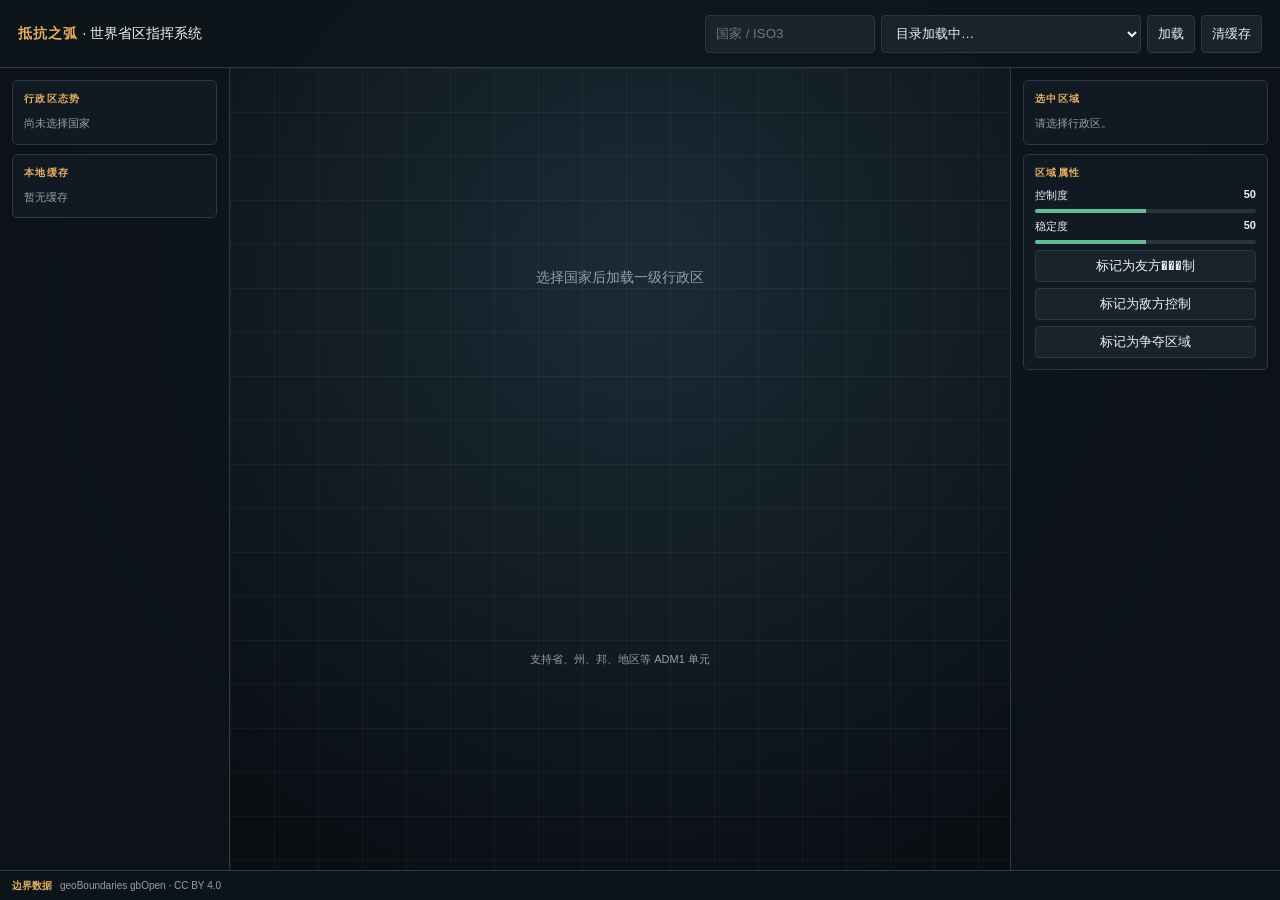
<file: world-strategy-v2.html>
<!doctype html>
<html lang="zh-CN">
<head>
<meta charset="utf-8"><meta name="viewport" content="width=device-width,initial-scale=1">
<title>抵抗之弧 · 世界省区指挥系统</title>
<style>
:root{color-scheme:dark;--bg:#090e13;--panel:#111922;--panel2:#18232c;--line:#293945;--text:#edf2f4;--muted:#91a1ab;--amber:#e5af60;--green:#65bd94;--red:#d86d65}*{box-sizing:border-box}body{margin:0;height:100vh;overflow:hidden;color:var(--text);background:radial-gradient(circle at 50% 30%,#1b2b35,#090e13 74%);font:14px "Microsoft YaHei UI",sans-serif}.shell{height:100%;display:grid;grid-template-rows:68px 1fr 30px}.top{display:flex;align-items:center;gap:12px;padding:0 18px;border-bottom:1px solid var(--line);background:#0d141bd9}.brand b{color:var(--amber);letter-spacing:.08em}.top-right{margin-left:auto;display:flex;gap:6px}.top input,.top select,.panel button,.top button{height:38px;border:1px solid var(--line);border-radius:4px;background:var(--panel2);color:var(--text);padding:0 10px}.top input{width:170px}.top select{width:260px}.top button,.panel button{cursor:pointer}.top button:hover,.panel button:hover{border-color:var(--amber);color:var(--amber)}.stage{min-height:0;display:grid;grid-template-columns:230px 1fr 270px}.rail,.detail{min-height:0;overflow:auto;padding:12px;background:#0d1419c9}.rail{border-right:1px solid var(--line)}.detail{border-left:1px solid var(--line)}.panel{border:1px solid var(--line);border-radius:5px;background:var(--panel);padding:11px;margin-bottom:9px}.panel h3{margin:0 0 8px;font-size:10px;color:var(--amber);letter-spacing:.13em}.muted{color:var(--muted);font-size:11px;line-height:1.7}.statrow{display:flex;justify-content:space-between;margin:5px 0;font-size:11px}.meter{height:4px;border-radius:3px;background:#26343e;margin:6px 0;overflow:hidden}.meter i{display:block;height:100%;background:var(--green);transition:.35s}.map{position:relative;overflow:hidden}.map:before{content:"";position:absolute;inset:0;background-image:linear-gradient(#ffffff09 1px,transparent 1px),linear-gradient(90deg,#ffffff09 1px,transparent 1px);background-size:44px 44px}.map svg{position:absolute;inset:0;width:100%;height:100%;touch-action:none}.province{fill:#718b82;stroke:#18252d;stroke-width:.7;vector-effect:non-scaling-stroke;cursor:pointer;transition:.12s}.province:nth-child(3n){fill:#738f9c}.province:nth-child(5n){fill:#8b947a}.province:hover,.province.active{fill:#e1aa61;stroke:#fff;stroke-width:1.15}.province.own{fill:#669d86}.province.enemy{fill:#a86560}.province.contested{fill:#bd9c5e}.graticule{fill:none;stroke:#fff12;stroke-width:.7}.tip{display:none;position:absolute;z-index:4;pointer-events:none;border-left:2px solid var(--amber);background:#0a1017f2;padding:7px 10px;font-size:11px;max-width:230px}.toast{position:fixed;z-index:20;bottom:44px;left:50%;transform:translate(-50%,18px);border:1px solid var(--amber);border-radius:4px;background:#17212a;padding:9px 14px;opacity:0;transition:.25s}.toast.show{transform:translate(-50%,0);opacity:1}.news{display:flex;align-items:center;gap:8px;padding:0 12px;border-top:1px solid var(--line);background:#0d1419;color:var(--muted);font-size:10px}.news b{color:var(--amber)}.actions{display:grid;gap:6px}.actions button{width:100%;height:32px}.actions button:disabled{opacity:.35}.fallback{position:absolute;inset:0;display:grid;place-items:center;color:var(--muted);text-align:center;padding:20px}@media(max-width:980px){.stage{grid-template-columns:1fr 230px}.rail{display:none}.top input{display:none}}@media(max-width:650px){.stage{grid-template-columns:1fr}.detail{display:none}.top select{width:150px}.top-right{gap:3px}.top button{padding:0 7px}.brand span{display:none}}
</style>
</head>
<body>
<div class="shell">
<header class="top"><div class="brand"><b>抵抗之弧</b> <span>· 世界省区指挥系统</span></div><div class="top-right"><input id="search" type="search" placeholder="国家 / ISO3"><select id="country" aria-label="国家"><option>目录加载中…</option></select><button id="load">加载</button><button id="cache">清缓存</button></div></header>
<div class="stage"><aside class="rail"><div class="panel"><h3>行政区态势</h3><div id="stats" class="muted">尚未选择国家</div></div><div class="panel"><h3>本地缓存</h3><div id="cacheInfo" class="muted">暂无缓存</div></div></aside>
<main class="map" id="map"><svg id="svg" viewBox="0 0 1200 700" aria-label="国家一级行政区地图"><g id="viewport"><g id="grid"></g><g id="features"></g></g></svg><div class="fallback" id="fallback">选择国家后加载一级行政区<br><span class="muted">支持省、州、邦、地区等 ADM1 单元</span></div><div class="tip" id="tip"></div></main>
<aside class="detail"><div class="panel"><h3>选中区域</h3><div id="detail" class="muted">请选择行政区。</div></div><div class="panel"><h3>区域属性</h3><div class="statrow"><span>控制度</span><b id="controlText">50</b></div><div class="meter"><i id="controlBar" style="width:50%"></i></div><div class="statrow"><span>稳定度</span><b id="stabilityText">50</b></div><div class="meter"><i id="stabilityBar" style="width:50%"></i></div><div class="actions"><button id="ownBtn">标记为友方���制</button><button id="enemyBtn">标记为敌方控制</button><button id="contestedBtn">标记为争夺区域</button></div></div></aside></div>
<footer class="news"><b>边界数据</b><span id="news">geoBoundaries gbOpen · CC BY 4.0</span></footer></div>
<div class="toast" id="toast"></div>
<script>
(()=>{'use strict';
const API='https://www.geoboundaries.org/api/current/gbOpen/ALL/ADM1/',CAT='svvip-adm1-catalog-v1',PREFIX='svvip-adm1-';const $=id=>document.getElementById(id);const search=$('search'),country=$('country'),svg=$('svg'),viewport=$('viewport'),features=$('features'),grid=$('grid'),tip=$('tip'),fallback=$('fallback');let catalog=[],meta=null,bounds=null,view={x:0,y:0,k:1},drag=null,selected=null,controlMap=JSON.parse(localStorage.getItem('svvip-adm1-control')||'{}');
function esc(v){return String(v??'').replace(/[&<>"']/g,c=>({'&':'&amp;','<':'&lt;','>':'&gt;','"':'&quot;',"'":'&#39;'}[c])}function toast(t){let e=$('toast');e.textContent=t;e.classList.add('show');clearTimeout(toast.t);toast.t=setTimeout(()=>e.classList.remove('show'),1800)}
function makeGrid(){let s='';for(let x=50;x<1200;x+=100)s+=`<path class="graticule" d="M${x} 20V680"/>`;for(let y=50;y<700;y+=70)s+=`<path class="graticule" d="M20 ${y}H1180"/>`;grid.innerHTML=s}makeGrid();
function nameOf(r){return r.boundaryName||r.name||r.ISO}
async function loadCatalog(force=false){$('news').textContent='正在加载全球 ADM1 国家目录…';try{let data=null;if(!force){try{data=JSON.parse(localStorage.getItem(CAT))}catch(e){}}if(!data){const r=await fetch(API,{headers:{Accept:'application/json'}});if(!r.ok)throw Error('目录 HTTP '+r.status);data=await r.json();localStorage.setItem(CAT,JSON.stringify({time:Date.now(),data}))}const raw=data.data||data;catalog=(Array.isArray(raw)?raw:(raw.boundaries||raw.data||[])).filter(r=>r&&r.ISO&&(r.gjDownloadURL||r.simplifiedGeometryGeoJSON)).sort((a,b)=>nameOf(a).localeCompare(nameOf(b),'zh'));fillCatalog();$('news').textContent=`目录就绪：${catalog.length} 个国家或地区可选择${force?'（已刷新）':''}`;$('cacheInfo').textContent='目录缓存：'+new Date((data.time||Date.now())).toLocaleString()}catch(e){country.innerHTML='<option>目录加载失败</option>';$('news').textContent='目录加载失败：'+e.message}}
function fillCatalog(){const q=search.value.trim().toLowerCase(),rows=catalog.filter(r=>!q||`${nameOf(r)} ${r.ISO}`.toLowerCase().includes(q));country.innerHTML='<option value="">选择国家…</option>'+rows.map(r=>`<option value="${esc(r.ISO)}">${esc(nameOf(r))} · ${esc(r.ISO)}</option>`).join('')}search.oninput=fillCatalog;
function boundsFor(g){let minX=1e9,minY=1e9,maxX=-1e9,maxY=-1e9;function walk(c){if(!Array.isArray(c))return;if(typeof c[0]=='number'&&typeof c[1]=='number'){minX=Math.min(minX,c[0]);maxX=Math.max(maxX,c[0]);minY=Math.min(minY,c[1]);maxY=Math.max(maxY,c[1]);return}c.forEach(walk)}(g.features||[]).forEach(f=>walk(f.geometry?.coordinates));if(!isFinite(minX))throw Error('无有效坐标');return{minX,minY,maxX,maxY}}
function geometryPath(g,b){const pt=([lon,lat])=>{const dx=b.maxX-b.minX||1,dy=b.maxY-b.minY||1,scale=Math.min(1080/dx,560/dy),ox=(1200-dx*scale)/2,oy=(700-dy*scale)/2;return[ox+(lon-b.minX)*scale,oy+(b.maxY-lat)*scale]},ring=r=>r?.length?'M'+r.map(p=>pt(p).map(v=>v.toFixed(2)).join(',')).join('L')+'Z':'',poly=p=>(p||[]).map(ring).join('');if(g.type==='Polygon')return poly(g.coordinates);if(g.type==='MultiPolygon')return g.coordinates.map(poly).join('');return''}
function apply(){viewport.setAttribute('transform',`translate(${view.x} ${view.y}) scale(${view.k})`)}function reset(){view={x:0,y:0,k:1};apply()}
async function loadCountry(){const r=catalog.find(x=>x.ISO===country.value);if(!r){toast('请先选择国家');return}meta=r;fallback.style.display='grid';fallback.innerHTML='正在加载一级行政区…';$('news').textContent='正在加载 '+nameOf(r)+' 的边界…';try{const key=PREFIX+r.ISO;let geo=null;try{geo=JSON.parse(localStorage.getItem(key))}catch(e){}if(!geo){const q=await fetch(r.gjDownloadURL,{headers:{Accept:'application/json'}});if(!q.ok)throw Error('边界 HTTP '+q.status);geo=await q.json();if(!geo.features)throw Error('不是有效 FeatureCollection');try{localStorage.setItem(key,JSON.stringify(geo))}catch(e){$('cacheInfo').textContent+='；此国家文件过大，浏览器未能缓存'}}bounds=boundsFor(geo);const list=geo.features||[];reset();features.replaceChildren();list.forEach((f,i)=>{const p=document.createElementNS('http://www.w3.org/2000/svg','path'),pr=f.properties||{},name=pr.shapeName||pr.name||pr.NAME_1||pr.NAME||'一级行政区 '+(i+1),id=r.ISO+'-'+i,state=(controlMap[r.ISO]||{})[i];p.setAttribute('d',geometryPath(f.geometry,bounds));p.setAttribute('class','province '+(state||''));p.setAttribute('tabindex','0');p.setAttribute('aria-label',name);p.dataset.id=id;p.dataset.index=i;p.dataset.name=name;p.onclick=()=>select(p);p.onkeydown=e=>{if(e.key==='Enter'||e.key===' ')select(p)};p.onpointermove=e=>showTip(e,name);p.onpointerleave=()=>tip.style.display='none';features.appendChild(p)});fallback.style.display='none';$('stats').innerHTML=`国家：${esc(nameOf(r))}<br>ISO3：${esc(r.ISO)}<br>一级行政区：<b>${list.length}</b>`;$('cacheInfo').textContent='目录与已加载边界支持本地缓存';$('news').innerHTML=`已加载 ${esc(nameOf(r))}：${list.length} 个 ADM1 区域 · <a href="https://www.geoboundaries.org/" target="_blank" style="color:var(--amber)">geoBoundaries</a>`}catch(e){fallback.style.display='grid';fallback.innerHTML='行政区数据加载失败<br><span class="muted">'+esc(e.message)+'</span>';$('news').textContent='加载失败：'+e.message}}
function showTip(e,name){tip.textContent=name;tip.style.display='block';const r=$('map').getBoundingClientRect();tip.style.left=Math.min(e.clientX-r.left+12,r.width-240)+'px';tip.style.top=Math.min(e.clientY-r.top+12,r.height-55)+'px'}
function select(p){if(selected)selected.classList.remove('active');selected=p;p.classList.add('active');const i=p.dataset.index,name=p.dataset.name,r=controlMap[meta.ISO]?.[i],n=r&&r.control!=null?r.control:50,s=r&&r.stability!=null?r.stability:50;$('detail').innerHTML=`<b style="color:var(--amber)">${esc(name)}</b><br>国家：${esc(nameOf(meta))}<br>行政级别：一级行政区（ADM1）<br>数据状态：已加载边界`;setBars(n,s)}
function setBars(c,s){$('controlText').textContent=c;$('controlBar').style.width=c+'%';$('stabilityText').textContent=s;$('stabilityBar').style.width=s+'%'}
function setState(state){if(!selected||!meta){toast('请先选择行政区');return}const i=selected.dataset.index,name=selected.dataset.name;selected.classList.remove('own','enemy','contested');selected.classList.add(state);controlMap[meta.ISO]=controlMap[meta.ISO]||{};const old=controlMap[meta.ISO][i]||{control:50,stability:50};const delta={own:[8,5],enemy:[-8,-5],contested:[0,-2]}[state];const c=Math.max(0,Math.min(100,old.control+(delta[0]||0))),s=Math.max(0,Math.min(100,old.stability+(delta[1]||0)));controlMap[meta.ISO][i]={control:c,stability:s};localStorage.setItem('svvip-adm1-control',JSON.stringify(controlMap));setBars(c,s);$('detail').innerHTML=`<b style="color:var(--amber)">${esc(name)}</b><br>国家：${esc(nameOf(meta))}<br>状态：${state==='own'?'友方控制':state==='enemy'?'敌方控制':'争夺区域'}<br>控制度：${c} · 稳定度：${s}`;toast('区域态势已保存')}
$('ownBtn').onclick=()=>setState('own');$('enemyBtn').onclick=()=>setState('enemy');$('contestedBtn').onclick=()=>setState('contested');$('load').onclick=loadCountry;$('cache').onclick=()=>{Object.keys(localStorage).filter(k=>k===CAT||k.startsWith(PREFIX)).forEach(k=>localStorage.removeItem(k));$('cacheInfo').textContent='边界与目录缓存已清除';toast('地图缓存已清除')};
svg.onwheel=e=>{e.preventDefault();const r=svg.getBoundingClientRect(),px=(e.clientX-r.left)*1200/r.width,py=(e.clientY-r.top)*700/r.height,f=e.deltaY<0?1.12:.89,k=Math.max(.7,Math.min(12,view.k*f));view.x=px-(px-view.x)*k/view.k;view.y=py-(py-view.y)*k/view.k;view.k=k;apply()};svg.onpointerdown=e=>{if(e.target.classList.contains('province'))return;drag={x:e.clientX,y:e.clientY,ox:view.x,oy:view.y};svg.setPointerCapture(e.pointerId)};svg.onpointermove=e=>{if(!drag)return;const r=svg.getBoundingClientRect();view.x=drag.ox+(e.clientX-drag.x)*1200/r.width;view.y=drag.oy+(e.clientY-drag.y)*700/r.height;apply()};svg.onpointerup=()=>drag=null;svg.onpointercancel=()=>drag=null;
loadCatalog();
})();
</script>
</body>
</html>
</file>
